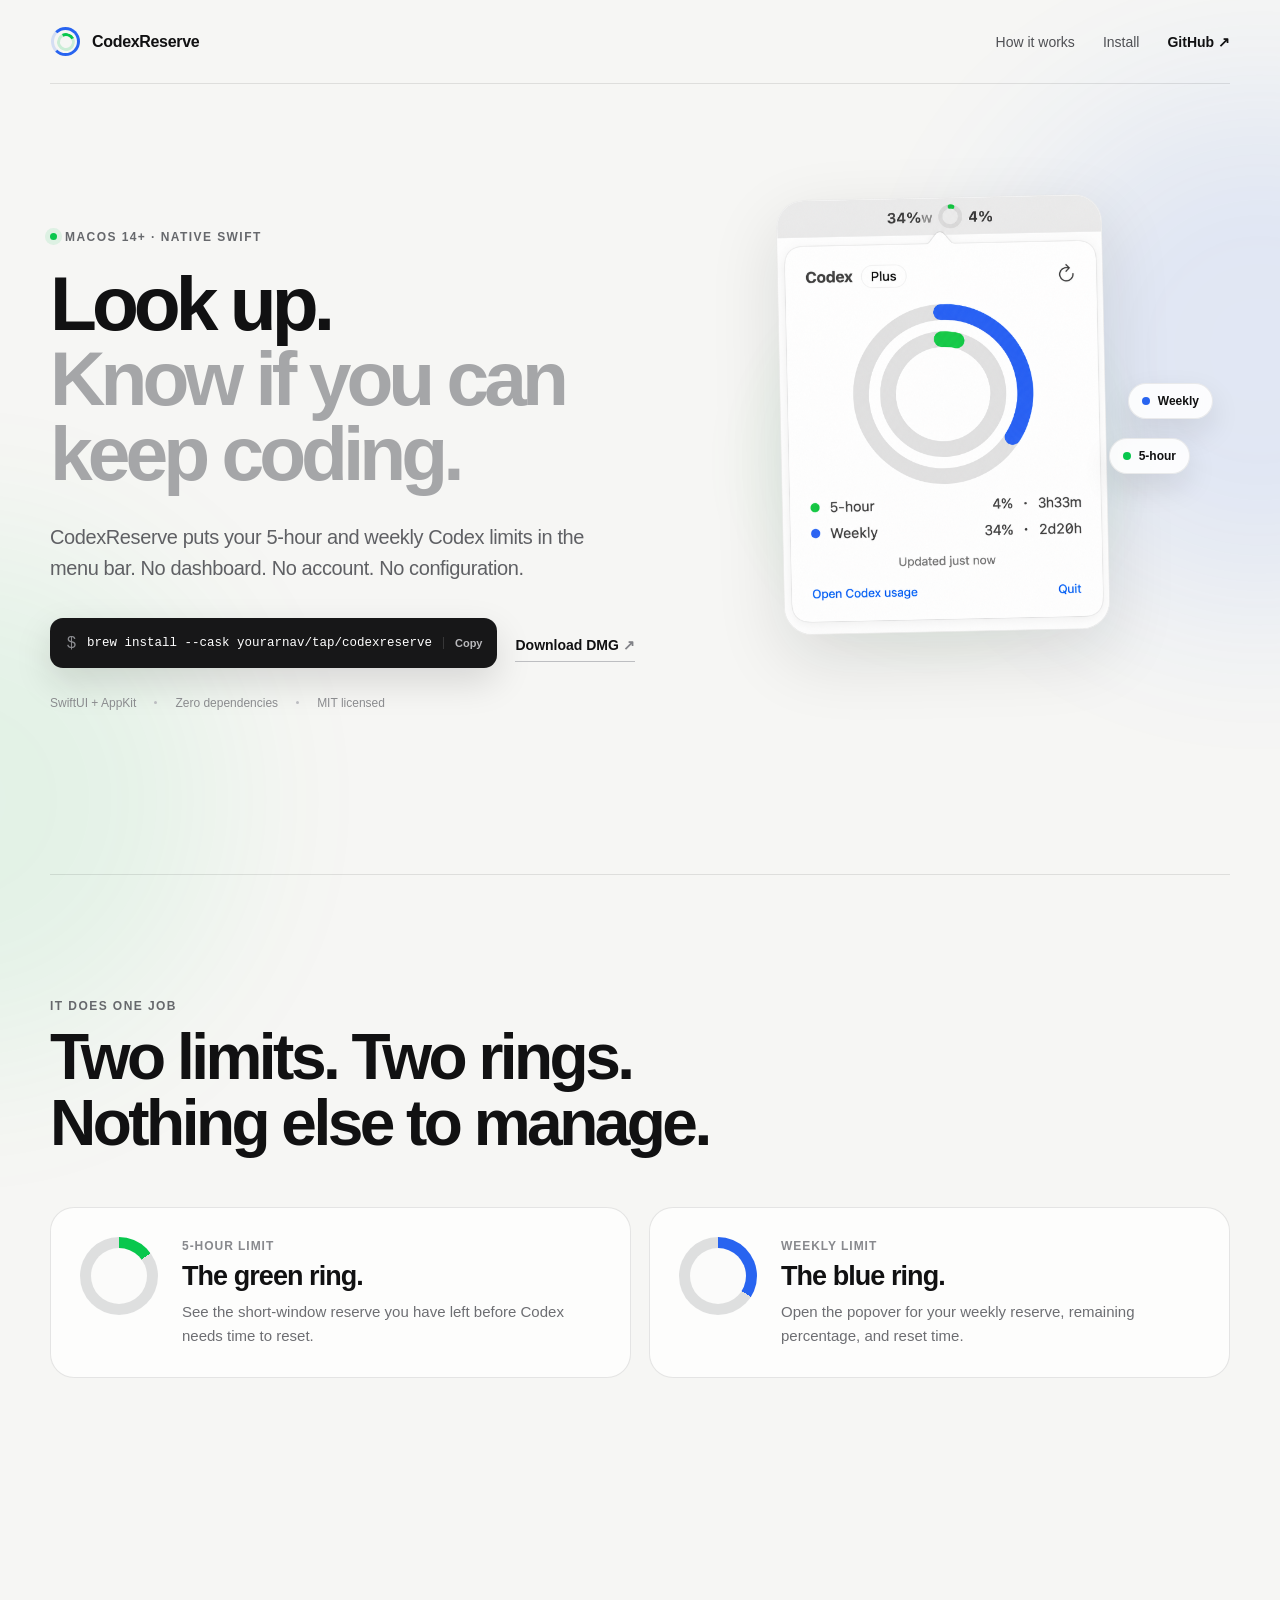
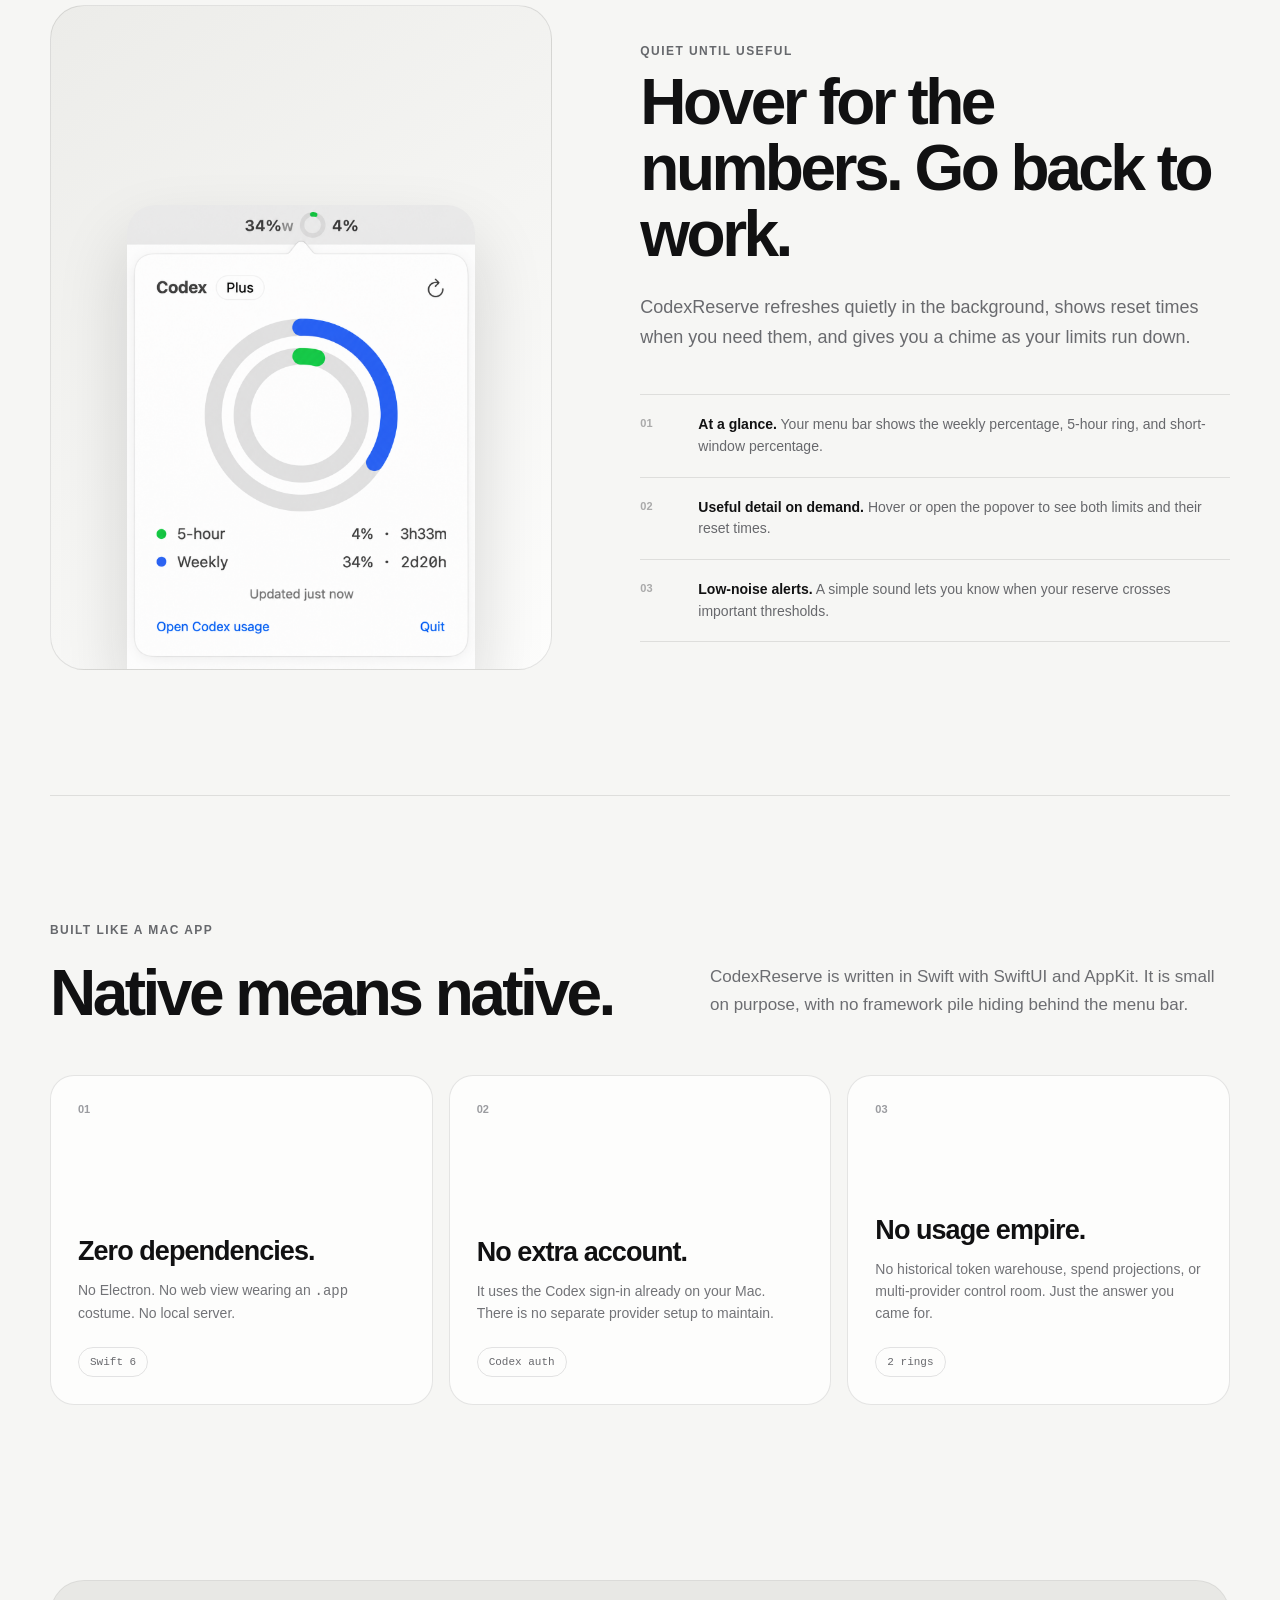
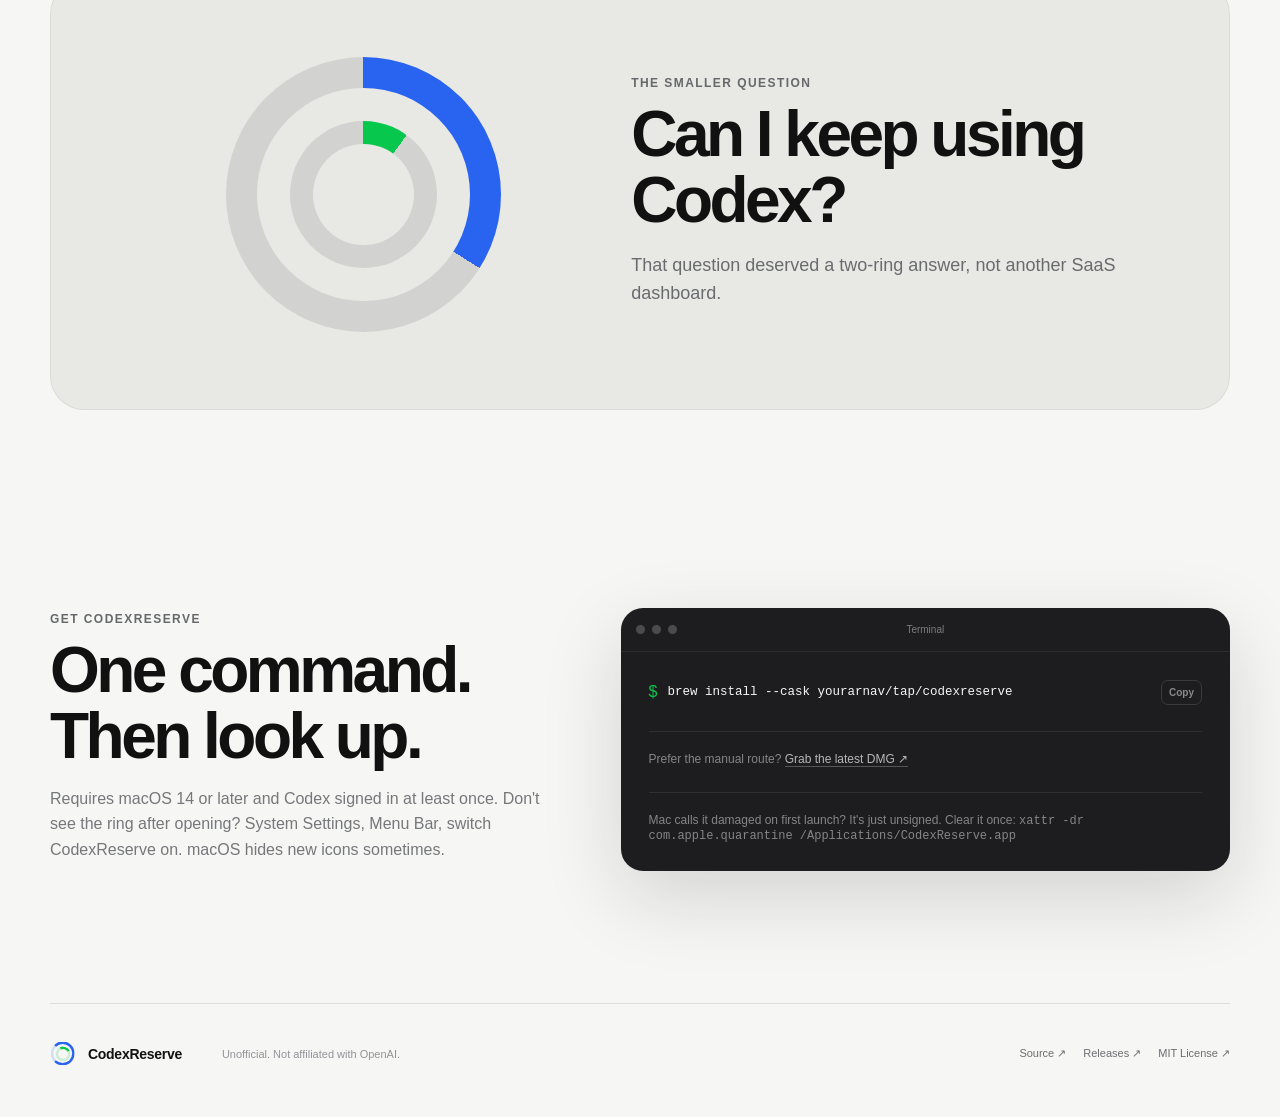
<file: Website/index.html>
<!doctype html>
<html lang="en">
<head>
  <meta charset="utf-8" />
  <meta name="viewport" content="width=device-width, initial-scale=1" />
  <meta name="description" content="CodexReserve: a tiny native macOS menu bar app that shows your 5-hour and weekly Codex limits at a glance." />
  <meta name="theme-color" content="#f6f6f4" />
  <meta property="og:type" content="website" />
  <meta property="og:site_name" content="CodexReserve" />
  <meta property="og:title" content="CodexReserve: know if you can keep coding" />
  <meta property="og:description" content="Two rings in your menu bar. Codex 5-hour and weekly limits, nothing else. Native macOS app, free and open source." />
  <meta property="og:url" content="https://codex-reserve.vercel.app/" />
  <meta property="og:image" content="https://codex-reserve.vercel.app/assets/pop.png" />
  <meta name="twitter:card" content="summary_large_image" />
  <meta name="twitter:title" content="CodexReserve: know if you can keep coding" />
  <meta name="twitter:description" content="Two rings in your menu bar. Codex 5-hour and weekly limits, nothing else." />
  <meta name="twitter:image" content="https://codex-reserve.vercel.app/assets/pop.png" />
  <script type="application/ld+json">
  {"@context":"https://schema.org","@type":"SoftwareApplication","name":"CodexReserve","operatingSystem":"macOS 14+","applicationCategory":"UtilitiesApplication","offers":{"@type":"Offer","price":"0"},"author":{"@type":"Person","name":"Arnav Attri"},"url":"https://codex-reserve.vercel.app/","downloadUrl":"https://github.com/yourarnav/CodexReserve/releases","license":"https://github.com/yourarnav/CodexReserve/blob/main/LICENSE"}
  </script>
  <title>CodexReserve: know if you can keep coding</title>
  <link rel="icon" href="assets/favicon.svg" type="image/svg+xml" />
  <link rel="stylesheet" href="styles.css" />
</head>
<body>
  <div class="ambient ambient-blue" aria-hidden="true"></div>
  <div class="ambient ambient-green" aria-hidden="true"></div>

  <header class="site-header">
    <a class="brand" href="#top" aria-label="CodexReserve home">
      <span class="brand-mark" aria-hidden="true">
        <span class="brand-ring brand-ring-blue"></span>
        <span class="brand-ring brand-ring-green"></span>
      </span>
      <span>CodexReserve</span>
    </a>

    <nav class="nav-links" aria-label="Primary navigation">
      <a href="#how">How it works</a>
      <a href="#install">Install</a>
      <a class="nav-github" href="https://github.com/yourarnav/CodexReserve" target="_blank" rel="noreferrer">GitHub ↗</a>
    </nav>
  </header>

  <main id="top">
    <section class="hero section-shell">
      <div class="hero-copy reveal">
        <div class="eyebrow"><span class="pulse-dot"></span> macOS 14+ · native Swift</div>
        <h1>Look up.<br><span>Know if you can keep coding.</span></h1>
        <p class="hero-lede">CodexReserve puts your 5-hour and weekly Codex limits in the menu bar. No dashboard. No account. No configuration.</p>

        <div class="hero-actions" id="install">
          <button class="install-command" type="button" data-copy="brew install --cask yourarnav/tap/codexreserve" aria-label="Copy Homebrew install command">
            <span class="terminal-prompt">$</span>
            <code>brew install --cask yourarnav/tap/codexreserve</code>
            <span class="copy-label">Copy</span>
          </button>
          <a class="secondary-link" href="https://github.com/yourarnav/CodexReserve/releases" target="_blank" rel="noreferrer">Download DMG <span>↗</span></a>
        </div>

        <div class="hero-meta" aria-label="Project details">
          <span>SwiftUI + AppKit</span>
          <span>Zero dependencies</span>
          <span>MIT licensed</span>
        </div>
      </div>

      <div class="hero-visual reveal reveal-delay-1" aria-label="CodexReserve app preview">
        <div class="visual-halo" aria-hidden="true"></div>
        <div class="popover-shot image-card">
          <img src="assets/pop.png" alt="CodexReserve popover showing blue weekly and green 5-hour usage rings" />
        </div>
        <div class="float-chip chip-weekly"><span class="dot dot-blue"></span> Weekly</div>
        <div class="float-chip chip-five"><span class="dot dot-green"></span> 5-hour</div>
      </div>
    </section>

    <section class="statement section-shell reveal" id="how">
      <p class="section-kicker">It does one job</p>
      <h2>Two limits. Two rings.<br>Nothing else to manage.</h2>
      <div class="limit-grid">
        <article class="limit-card limit-five">
          <div class="mini-ring mini-ring-green" aria-hidden="true"></div>
          <div>
            <p class="limit-label">5-hour limit</p>
            <h3>The green ring.</h3>
            <p>See the short-window reserve you have left before Codex needs time to reset.</p>
          </div>
        </article>
        <article class="limit-card limit-weekly">
          <div class="mini-ring mini-ring-blue" aria-hidden="true"></div>
          <div>
            <p class="limit-label">Weekly limit</p>
            <h3>The blue ring.</h3>
            <p>Open the popover for your weekly reserve, remaining percentage, and reset time.</p>
          </div>
        </article>
      </div>
    </section>

    <section class="experience section-shell reveal">
      <div class="experience-image-wrap">
        <img src="assets/pop.png" alt="CodexReserve popover interface" class="experience-image" loading="lazy" />
      </div>
      <div class="experience-copy">
        <p class="section-kicker">Quiet until useful</p>
        <h2>Hover for the numbers. Go back to work.</h2>
        <p>CodexReserve refreshes quietly in the background, shows reset times when you need them, and gives you a chime as your limits run down.</p>
        <div class="feature-lines">
          <div><span>01</span><p><strong>At a glance.</strong> Your menu bar shows the weekly percentage, 5-hour ring, and short-window percentage.</p></div>
          <div><span>02</span><p><strong>Useful detail on demand.</strong> Hover or open the popover to see both limits and their reset times.</p></div>
          <div><span>03</span><p><strong>Low-noise alerts.</strong> A simple sound lets you know when your reserve crosses important thresholds.</p></div>
        </div>
      </div>
    </section>

    <section class="native section-shell" id="native">
      <div class="native-intro reveal">
        <p class="section-kicker">Built like a Mac app</p>
        <h2>Native means native.</h2>
        <p>CodexReserve is written in Swift with SwiftUI and AppKit. It is small on purpose, with no framework pile hiding behind the menu bar.</p>
      </div>
      <div class="native-grid reveal reveal-delay-1">
        <article class="native-card">
          <span class="card-number">01</span>
          <h3>Zero dependencies.</h3>
          <p>No Electron. No web view wearing an <code>.app</code> costume. No local server.</p>
          <div class="code-pill">Swift 6</div>
        </article>
        <article class="native-card">
          <span class="card-number">02</span>
          <h3>No extra account.</h3>
          <p>It uses the Codex sign-in already on your Mac. There is no separate provider setup to maintain.</p>
          <div class="code-pill">Codex auth</div>
        </article>
        <article class="native-card">
          <span class="card-number">03</span>
          <h3>No usage empire.</h3>
          <p>No historical token warehouse, spend projections, or multi-provider control room. Just the answer you came for.</p>
          <div class="code-pill">2 rings</div>
        </article>
      </div>
    </section>

    <section class="answer section-shell reveal">
      <div class="answer-inner">
        <div class="answer-rings" aria-hidden="true">
          <span class="answer-ring answer-ring-blue"></span>
          <span class="answer-ring answer-ring-green"></span>
        </div>
        <div>
          <p class="section-kicker">The smaller question</p>
          <h2>Can I keep using Codex?</h2>
          <p>That question deserved a two-ring answer, not another SaaS dashboard.</p>
        </div>
      </div>
    </section>

    <section class="get section-shell reveal">
      <div class="get-copy">
        <p class="section-kicker">Get CodexReserve</p>
        <h2>One command.<br>Then look up.</h2>
        <p>Requires macOS 14 or later and Codex signed in at least once. Don't see the ring after opening? System Settings, Menu Bar, switch CodexReserve on. macOS hides new icons sometimes.</p>
      </div>
      <div class="install-panel">
        <div class="terminal-top"><span></span><span></span><span></span><small>Terminal</small></div>
        <div class="terminal-body">
          <button class="terminal-command" type="button" data-copy="brew install --cask yourarnav/tap/codexreserve">
            <span>$</span><code>brew install --cask yourarnav/tap/codexreserve</code><b>Copy</b>
          </button>
          <p class="terminal-note">Prefer the manual route? <a href="https://github.com/yourarnav/CodexReserve/releases" target="_blank" rel="noreferrer">Grab the latest DMG ↗</a></p>
          <p class="terminal-note">Mac calls it damaged on first launch? It's just unsigned. Clear it once: <code>xattr -dr com.apple.quarantine /Applications/CodexReserve.app</code></p>
        </div>
      </div>
    </section>
  </main>

  <footer class="site-footer section-shell">
    <a class="brand footer-brand" href="#top">
      <span class="brand-mark" aria-hidden="true"><span class="brand-ring brand-ring-blue"></span><span class="brand-ring brand-ring-green"></span></span>
      <span>CodexReserve</span>
    </a>
    <p>Unofficial. Not affiliated with OpenAI.</p>
    <div class="footer-links">
      <a href="https://github.com/yourarnav/CodexReserve" target="_blank" rel="noreferrer">Source ↗</a>
      <a href="https://github.com/yourarnav/CodexReserve/releases" target="_blank" rel="noreferrer">Releases ↗</a>
      <a href="https://github.com/yourarnav/CodexReserve/blob/main/LICENSE" target="_blank" rel="noreferrer">MIT License ↗</a>
    </div>
  </footer>

  <div class="toast" role="status" aria-live="polite">Copied to clipboard</div>
  <script src="script.js"></script>
</body>
</html>
</file>
<file: Website/styles.css>
:root {
  --bg: #f6f6f4;
  --paper: #ffffff;
  --ink: #111112;
  --muted: #6f7074;
  --line: rgba(17, 17, 18, 0.10);
  --green: #08c74d;
  --blue: #2864f0;
  --radius-xl: 34px;
  --radius-lg: 24px;
  --shadow: 0 24px 70px rgba(20, 21, 24, 0.12);
  --max: 1180px;
}

* { box-sizing: border-box; }
html { scroll-behavior: smooth; }
body {
  margin: 0;
  color: var(--ink);
  background: var(--bg);
  font-family: -apple-system, BlinkMacSystemFont, "SF Pro Display", "SF Pro Text", Inter, Helvetica, Arial, sans-serif;
  -webkit-font-smoothing: antialiased;
  overflow-x: hidden;
}

a { color: inherit; text-decoration: none; }
button, input { font: inherit; }
button { color: inherit; }
img { display: block; max-width: 100%; }
::selection { background: rgba(40, 100, 240, .16); }

.ambient {
  position: fixed;
  width: 520px;
  height: 520px;
  filter: blur(90px);
  border-radius: 50%;
  opacity: .10;
  pointer-events: none;
  z-index: -1;
}
.ambient-blue { background: var(--blue); top: 90px; right: -240px; }
.ambient-green { background: var(--green); top: 540px; left: -300px; opacity: .075; }

.section-shell { width: min(calc(100% - 48px), var(--max)); margin-inline: auto; }

.site-header {
  width: min(calc(100% - 48px), var(--max));
  height: 84px;
  margin-inline: auto;
  display: flex;
  align-items: center;
  justify-content: space-between;
  border-bottom: 1px solid var(--line);
  position: relative;
  z-index: 50;
}
.brand { display: inline-flex; align-items: center; gap: 11px; font-size: 16px; font-weight: 710; letter-spacing: -.02em; }
.brand-mark { width: 31px; height: 31px; position: relative; display: inline-block; }
.brand-ring { position: absolute; border: 3px solid; border-radius: 50%; }
.brand-ring-blue { width: 29px; height: 29px; inset: 1px; border-color: var(--blue); border-left-color: rgba(40,100,240,.16); }
.brand-ring-green { width: 18px; height: 18px; inset: 6.5px; border-color: rgba(8,199,77,.18); border-top-color: var(--green); transform: rotate(18deg); }
.nav-links { display: flex; align-items: center; gap: 28px; font-size: 14px; color: #4f5054; }
.nav-links a { transition: opacity .2s ease; }
.nav-links a:hover { opacity: .55; }
.nav-github { color: var(--ink) !important; font-weight: 650; }

.hero {
  min-height: 790px;
  display: grid;
  grid-template-columns: 1.02fr .98fr;
  align-items: center;
  gap: 32px;
  padding-block: 70px 92px;
}
.eyebrow, .section-kicker {
  font-size: 12px;
  font-weight: 760;
  letter-spacing: .12em;
  text-transform: uppercase;
  color: #66686c;
}
.eyebrow { display: inline-flex; align-items: center; gap: 8px; margin-bottom: 22px; }
.pulse-dot { width: 7px; height: 7px; border-radius: 50%; background: var(--green); box-shadow: 0 0 0 5px rgba(8,199,77,.1); }
.hero h1 {
  font-size: clamp(54px, 6vw, 82px);
  line-height: .98;
  letter-spacing: -.065em;
  margin: 0;
  max-width: 720px;
  font-weight: 760;
}
.hero h1 span { color: #a5a6a8; }
.hero-lede {
  max-width: 600px;
  margin: 30px 0 0;
  font-size: 20px;
  line-height: 1.55;
  letter-spacing: -.02em;
  color: #5f6064;
}
.hero-actions { display: flex; align-items: center; gap: 18px; margin-top: 34px; flex-wrap: wrap; }
.install-command {
  border: 0;
  background: #171718;
  color: #fff;
  min-height: 50px;
  padding: 0 15px 0 17px;
  border-radius: 13px;
  display: inline-flex;
  align-items: center;
  gap: 11px;
  cursor: pointer;
  box-shadow: 0 14px 36px rgba(0,0,0,.13);
  transition: transform .2s ease, box-shadow .2s ease;
  max-width: 100%;
}
.install-command:hover { transform: translateY(-2px); box-shadow: 0 18px 42px rgba(0,0,0,.18); }
.install-command code { font-family: ui-monospace, SFMono-Regular, Menlo, Monaco, monospace; font-size: 12.5px; white-space: nowrap; }
.terminal-prompt { color: #8b8c90; }
.copy-label { font-size: 11px; border-left: 1px solid rgba(255,255,255,.14); padding-left: 11px; color: #b9b9bc; font-weight: 650; }
.secondary-link { font-size: 14px; font-weight: 680; border-bottom: 1px solid #bdbec1; padding: 13px 0 8px; }
.secondary-link span { color: #818287; }
.hero-meta { display: flex; flex-wrap: wrap; gap: 9px 18px; margin-top: 28px; color: #8a8b8e; font-size: 12px; }
.hero-meta span { display: inline-flex; align-items: center; gap: 18px; }
.hero-meta span:not(:last-child)::after { content: ""; width: 3px; height: 3px; border-radius: 50%; background: #bbbcc0; }

.hero-visual { min-height: 610px; position: relative; perspective: 1000px; }
.visual-halo { position: absolute; width: 460px; height: 460px; background: radial-gradient(circle, rgba(40,100,240,.15), rgba(8,199,77,.035) 46%, transparent 69%); filter: blur(12px); top: 68px; left: 48%; transform: translateX(-50%); }
.image-card { background: rgba(255,255,255,.9); border: 1px solid rgba(17,17,18,.08); box-shadow: var(--shadow); overflow: hidden; }
.image-card img { width: 100%; height: 100%; object-fit: cover; }
.popover-shot { position: absolute; width: 58%; aspect-ratio: 1086/1448; left: 20%; top: 34px; border-radius: 28px; transform: rotate(-1.2deg); z-index: 3; }
.float-chip { position: absolute; z-index: 5; background: rgba(255,255,255,.88); backdrop-filter: blur(15px); border: 1px solid rgba(17,17,18,.08); box-shadow: 0 13px 30px rgba(20,21,24,.10); border-radius: 999px; padding: 10px 13px; font-size: 12px; font-weight: 650; display: flex; align-items: center; gap: 8px; }
.chip-weekly { right: 3%; top: 220px; }
.chip-five { right: 7%; top: 275px; }
.dot { width: 8px; height: 8px; border-radius: 50%; display: inline-block; }
.dot-blue { background: var(--blue); }
.dot-green { background: var(--green); }

.statement { padding: 112px 0; border-top: 1px solid var(--line); }
.statement h2, .native h2, .answer h2, .get h2, .experience h2 {
  font-size: clamp(40px, 5vw, 66px);
  letter-spacing: -.055em;
  line-height: 1.03;
  margin: 12px 0 0;
  font-weight: 745;
}
.limit-grid { display: grid; grid-template-columns: 1fr 1fr; gap: 18px; margin-top: 50px; }
.limit-card { background: rgba(255,255,255,.73); border: 1px solid var(--line); border-radius: var(--radius-lg); padding: 29px; display: grid; grid-template-columns: auto 1fr; gap: 24px; align-items: start; }
.limit-label { color: #88898d; font-size: 12px; font-weight: 730; letter-spacing: .08em; text-transform: uppercase; margin: 2px 0 8px; }
.limit-card h3 { font-size: 27px; letter-spacing: -.035em; margin: 0 0 8px; }
.limit-card p:last-child { color: #6d6e72; line-height: 1.6; margin: 0; font-size: 15px; }
.mini-ring { width: 78px; height: 78px; border-radius: 50%; position: relative; }
.mini-ring::after { content: ""; position: absolute; inset: 11px; border-radius: 50%; background: #fbfbfa; }
.mini-ring-green { background: conic-gradient(var(--green) 0 15%, #dedfdf 15% 100%); }
.mini-ring-blue { background: conic-gradient(var(--blue) 0 34%, #dedfdf 34% 100%); }

.experience { display: grid; grid-template-columns: .92fr 1.08fr; gap: 88px; align-items: center; padding: 115px 0 125px; }
.experience-image-wrap { background: linear-gradient(145deg, #ecece9, #fdfdfc); border: 1px solid var(--line); border-radius: var(--radius-xl); min-height: 665px; position: relative; overflow: hidden; display: grid; place-items: end center; padding: 42px 38px 0; }
.experience-image { width: min(82%, 410px); border-radius: 28px 28px 0 0; box-shadow: 0 36px 70px rgba(19,19,21,.16); }
.experience-copy > p:not(.section-kicker) { color: #696a6e; font-size: 18px; line-height: 1.65; max-width: 560px; margin: 25px 0 0; }
.feature-lines { margin-top: 42px; border-top: 1px solid var(--line); }
.feature-lines > div { display: grid; grid-template-columns: 44px 1fr; gap: 14px; padding: 19px 0; border-bottom: 1px solid var(--line); }
.feature-lines span { color: #aaa; font-size: 11px; font-weight: 740; padding-top: 3px; }
.feature-lines p { margin: 0; color: #67686c; font-size: 14px; line-height: 1.55; }
.feature-lines strong { color: var(--ink); }

.native { padding: 115px 0 125px; border-top: 1px solid var(--line); }
.native-intro { display: grid; grid-template-columns: 1fr 1fr; column-gap: 40px; align-items: end; }
.native-intro .section-kicker { grid-column: 1 / -1; }
.native-intro p:last-child { color: #6c6d71; font-size: 17px; line-height: 1.65; margin: 0 0 8px; max-width: 520px; justify-self: end; }
.native-grid { display: grid; grid-template-columns: repeat(3, 1fr); gap: 16px; margin-top: 48px; }
.native-card { min-height: 330px; border: 1px solid var(--line); border-radius: var(--radius-lg); padding: 27px; background: rgba(255,255,255,.72); display: flex; flex-direction: column; }
.native-card-dark { background: #171718; color: white; border-color: #171718; }
.card-number { font-size: 11px; color: #9b9ca0; font-weight: 700; }
.native-card h3 { margin: auto 0 12px; font-size: 27px; letter-spacing: -.035em; }
.native-card p { margin: 0 0 22px; color: #727377; line-height: 1.6; font-size: 14px; }
.native-card-dark p { color: #aaaab0; }
.native-card code { font-family: ui-monospace, SFMono-Regular, Menlo, monospace; }
.code-pill { align-self: flex-start; border: 1px solid rgba(17,17,18,.11); border-radius: 999px; padding: 8px 11px; font-family: ui-monospace, SFMono-Regular, Menlo, monospace; font-size: 11px; color: #68696d; }
.native-card-dark .code-pill { border-color: rgba(255,255,255,.14); color: #c4c5ca; }

.answer { padding: 50px 0 130px; }
.answer-inner { min-height: 430px; border-radius: var(--radius-xl); background: #e8e8e5; border: 1px solid rgba(17,17,18,.06); display: grid; grid-template-columns: 1fr 1.1fr; align-items: center; overflow: hidden; padding: 55px 74px; gap: 30px; }
.answer-rings { width: 275px; height: 275px; position: relative; justify-self: center; }
.answer-ring { position: absolute; border-radius: 50%; }
.answer-ring-blue { inset: 0; background: conic-gradient(var(--blue) 0 34%, #d2d2d0 34%); }
.answer-ring-blue::after { content: ""; position: absolute; inset: 31px; border-radius: 50%; background: #e8e8e5; }
.answer-ring-green { inset: 64px; background: conic-gradient(var(--green) 0 10%, #d2d2d0 10%); z-index: 2; }
.answer-ring-green::after { content: ""; position: absolute; inset: 23px; border-radius: 50%; background: #e8e8e5; }
.answer-inner h2 { font-size: clamp(42px, 5vw, 64px); }
.answer-inner p:last-child { color: #6a6b6f; font-size: 18px; line-height: 1.55; max-width: 520px; }

.get { display: grid; grid-template-columns: .9fr 1.1fr; gap: 72px; align-items: center; padding: 60px 0 125px; }
.get-copy > p:last-child { color: #76777b; line-height: 1.6; }
.install-panel { background: #1d1d1f; border-radius: 22px; box-shadow: 0 26px 80px rgba(20,20,22,.15); overflow: hidden; }
.terminal-top { height: 44px; display: flex; align-items: center; gap: 7px; padding: 0 15px; border-bottom: 1px solid rgba(255,255,255,.07); position: relative; }
.terminal-top span { width: 9px; height: 9px; border-radius: 50%; background: #4b4b4f; }
.terminal-top small { position: absolute; left: 50%; transform: translateX(-50%); color: #7d7d81; font-size: 10px; }
.terminal-body { padding: 28px; }
.terminal-command { width: 100%; background: transparent; border: 0; color: #f6f6f6; display: grid; grid-template-columns: auto 1fr auto; align-items: center; gap: 10px; padding: 0; text-align: left; cursor: pointer; }
.terminal-command > span { color: var(--green); }
.terminal-command code { font-family: ui-monospace, SFMono-Regular, Menlo, Monaco, monospace; font-size: 12.5px; overflow: hidden; text-overflow: ellipsis; white-space: nowrap; }
.terminal-command b { font-size: 10px; color: #89898e; border: 1px solid #3a3a3d; border-radius: 7px; padding: 6px 7px; }
.terminal-note { margin: 26px 0 0; padding-top: 20px; border-top: 1px solid rgba(255,255,255,.08); color: #85858a; font-size: 12px; }
.terminal-note a { color: #b6b6bb; border-bottom: 1px solid #55555a; }

.site-footer { border-top: 1px solid var(--line); padding: 34px 0 48px; display: grid; grid-template-columns: auto 1fr auto; align-items: center; gap: 40px; }
.footer-brand { font-size: 14px; }
.footer-brand .brand-mark { transform: scale(.82); transform-origin: left center; width: 27px; }
.site-footer > p { color: #929398; font-size: 11px; line-height: 1.5; margin: 0; max-width: 590px; }
.footer-links { display: flex; gap: 17px; color: #6d6e72; font-size: 11px; }

.toast { position: fixed; left: 50%; bottom: 28px; transform: translate(-50%, 20px); background: #151516; color: white; border-radius: 999px; padding: 10px 15px; font-size: 12px; opacity: 0; pointer-events: none; transition: opacity .22s ease, transform .22s ease; z-index: 100; box-shadow: 0 12px 35px rgba(0,0,0,.2); }
.toast.show { opacity: 1; transform: translate(-50%, 0); }

.reveal { opacity: 0; transform: translateY(18px); transition: opacity .72s cubic-bezier(.2,.7,.2,1), transform .72s cubic-bezier(.2,.7,.2,1); }
.reveal.revealed { opacity: 1; transform: none; }
.reveal-delay-1 { transition-delay: .12s; }

@media (prefers-reduced-motion: reduce) {
  *, *::before, *::after { scroll-behavior: auto !important; transition: none !important; animation: none !important; }
  .reveal { opacity: 1; transform: none; }
}

@media (max-width: 960px) {
  .nav-links a:not(.nav-github) { display: none; }
  .hero { grid-template-columns: 1fr; padding-top: 62px; }
  .hero-copy { text-align: center; }
  .eyebrow, .hero-actions, .hero-meta { justify-content: center; }
  .hero-lede { margin-inline: auto; }
  .hero-visual { width: min(100%, 680px); margin: 0 auto; min-height: 640px; }
  .limit-grid, .native-grid { grid-template-columns: 1fr; }
  .experience { grid-template-columns: 1fr; gap: 54px; }
  .experience-image-wrap { width: min(100%, 650px); justify-self: center; }
  .native-intro { grid-template-columns: 1fr; }
  .native-intro p:last-child { justify-self: start; margin-top: 22px; }
  .native-card { min-height: 260px; }
  .answer-inner { grid-template-columns: 1fr; text-align: center; padding: 55px 38px; }
  .answer-inner p:last-child { margin-inline: auto; }
  .get { grid-template-columns: 1fr; gap: 40px; }
  .site-footer { grid-template-columns: 1fr; gap: 20px; }
}

@media (max-width: 640px) {
  .section-shell, .site-header { width: min(calc(100% - 30px), var(--max)); }
  .site-header { height: 70px; }
  .nav-github { font-size: 13px; }
  .hero { min-height: 0; padding: 48px 0 72px; }
  .hero h1 { font-size: clamp(49px, 15vw, 64px); }
  .hero-lede { font-size: 17px; }
  .hero-actions { flex-direction: column; align-items: stretch; }
  .install-command { width: 100%; justify-content: flex-start; overflow: hidden; }
  .install-command code { overflow: hidden; text-overflow: ellipsis; }
  .copy-label { margin-left: auto; }
  .secondary-link { align-self: center; }
  .hero-meta span::after { display: none; }
  .hero-visual { min-height: 470px; margin-top: 18px; }
  .popover-shot { width: 64%; top: 24px; left: 18%; border-radius: 21px; }
  .chip-weekly { right: 0; top: 170px; }
  .chip-five { right: 2%; top: 218px; }
  .statement, .native { padding: 84px 0; }
  .statement h2, .native h2, .experience h2, .get h2 { font-size: 42px; }
  .limit-grid { margin-top: 34px; }
  .limit-card { grid-template-columns: 1fr; }
  .experience { padding: 85px 0; }
  .experience-image-wrap { min-height: 520px; padding: 34px 24px 0; }
  .experience-image { width: min(88%, 360px); }
  .native-grid { margin-top: 35px; }
  .answer { padding-bottom: 90px; }
  .answer-inner { padding: 48px 24px; }
  .answer-rings { width: 215px; height: 215px; }
  .answer-ring-blue::after { inset: 25px; }
  .answer-ring-green { inset: 51px; }
  .answer-ring-green::after { inset: 18px; }
  .get { padding-bottom: 90px; }
  .terminal-body { padding: 22px 18px; }
  .terminal-command code { font-size: 11px; }
  .site-footer { padding-bottom: 32px; }
  .footer-links { flex-wrap: wrap; }
}
</file>
